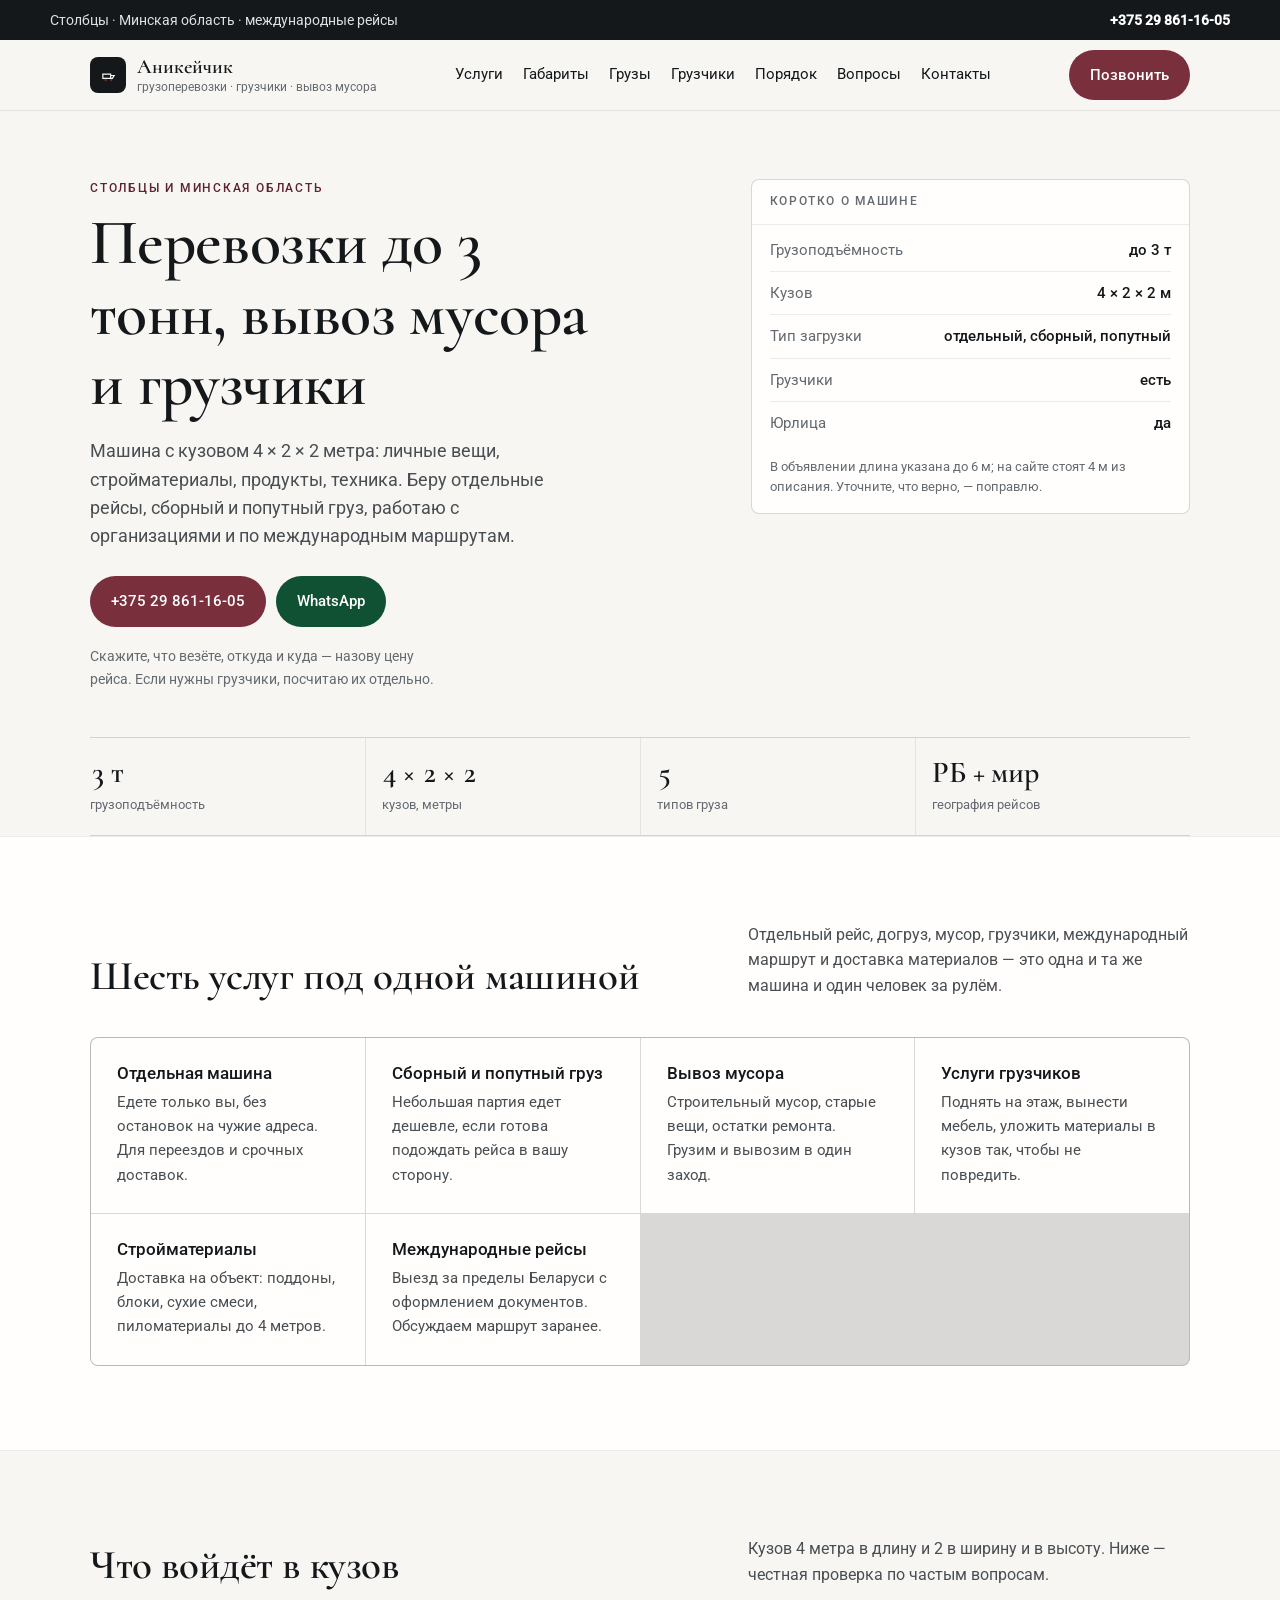
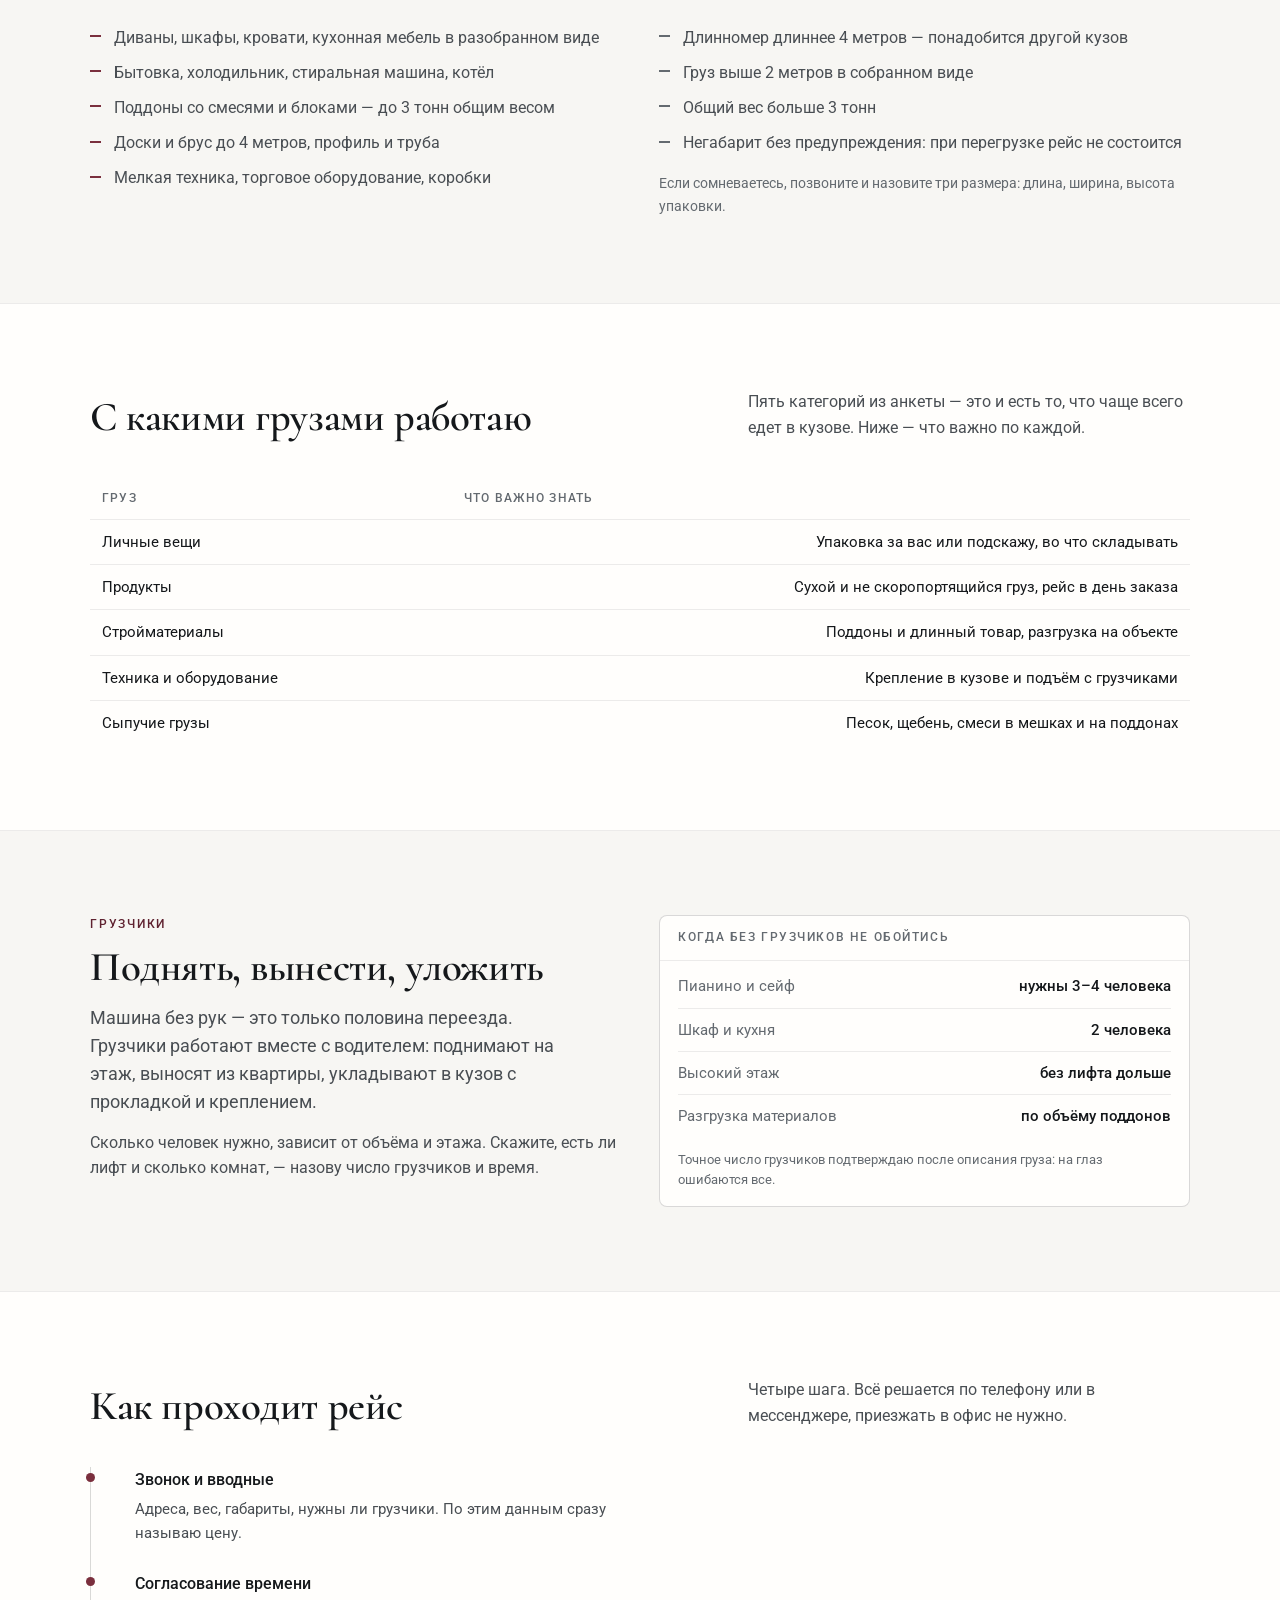
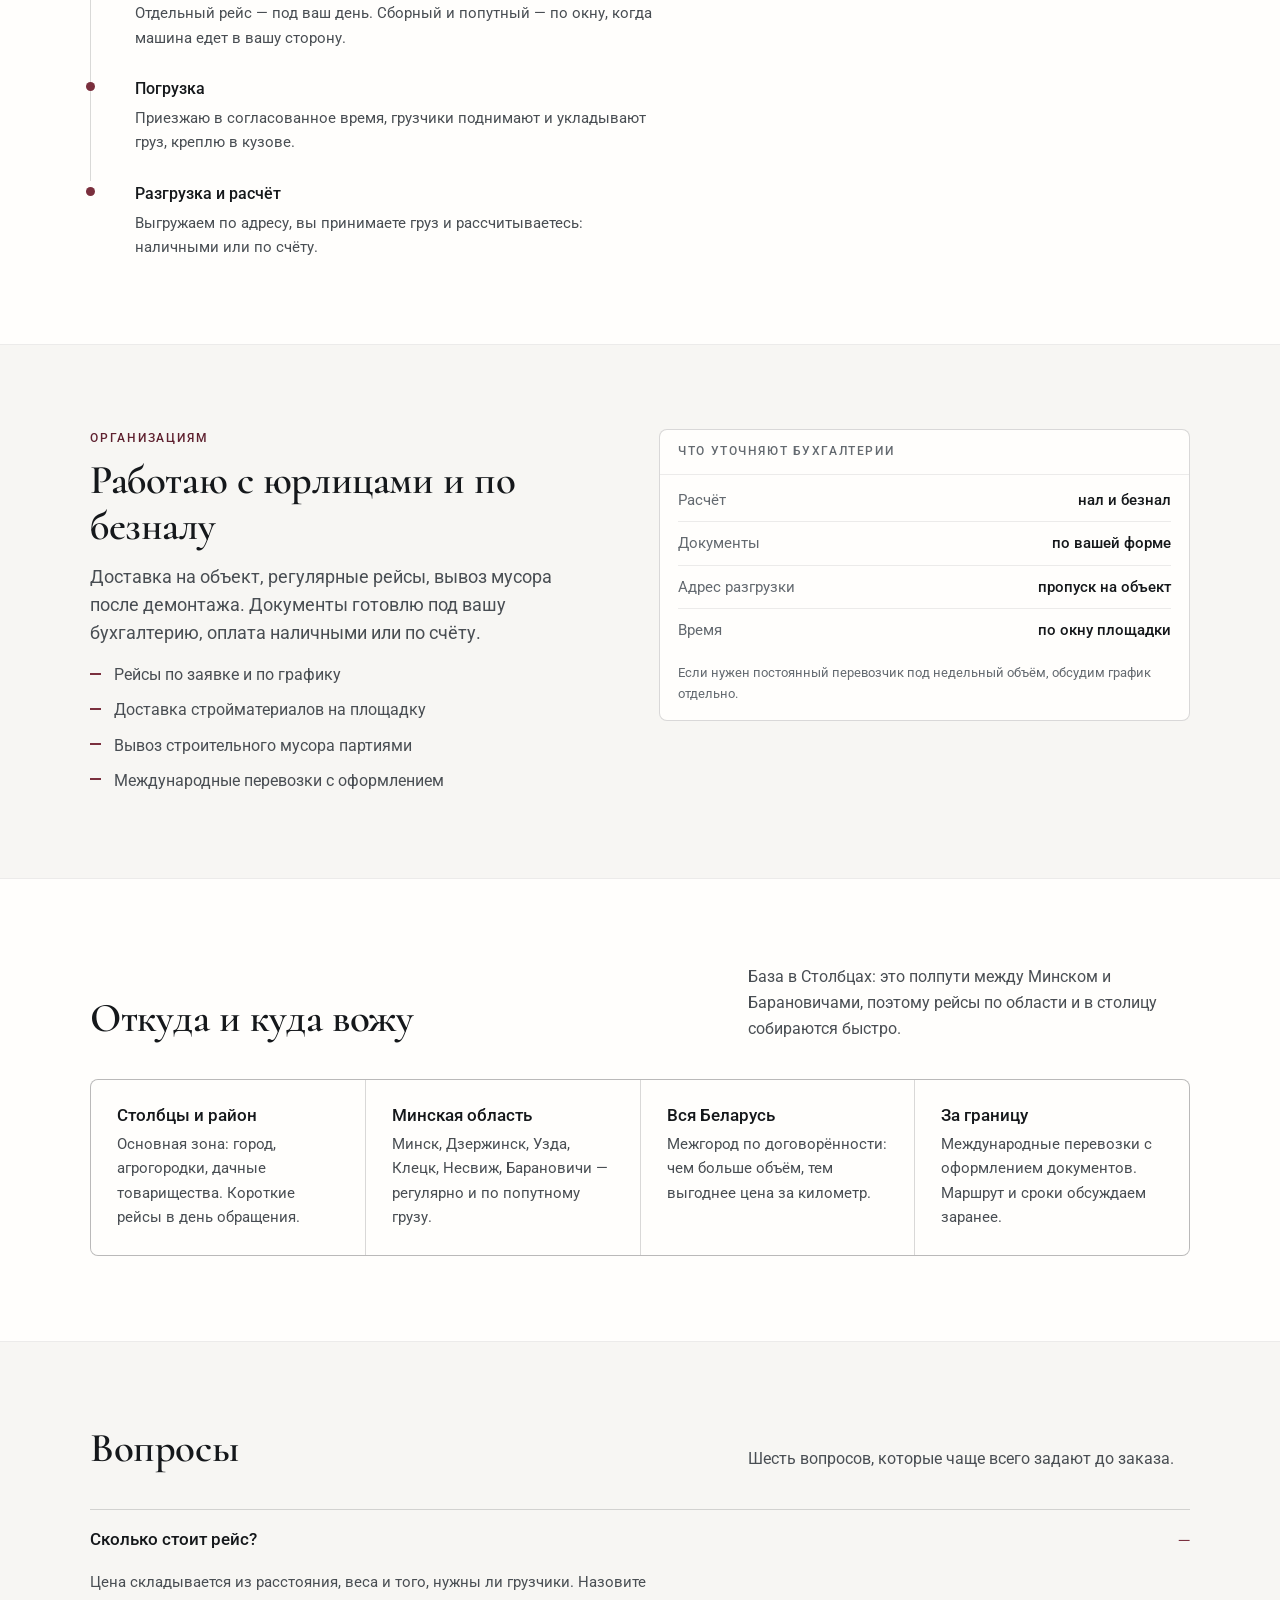
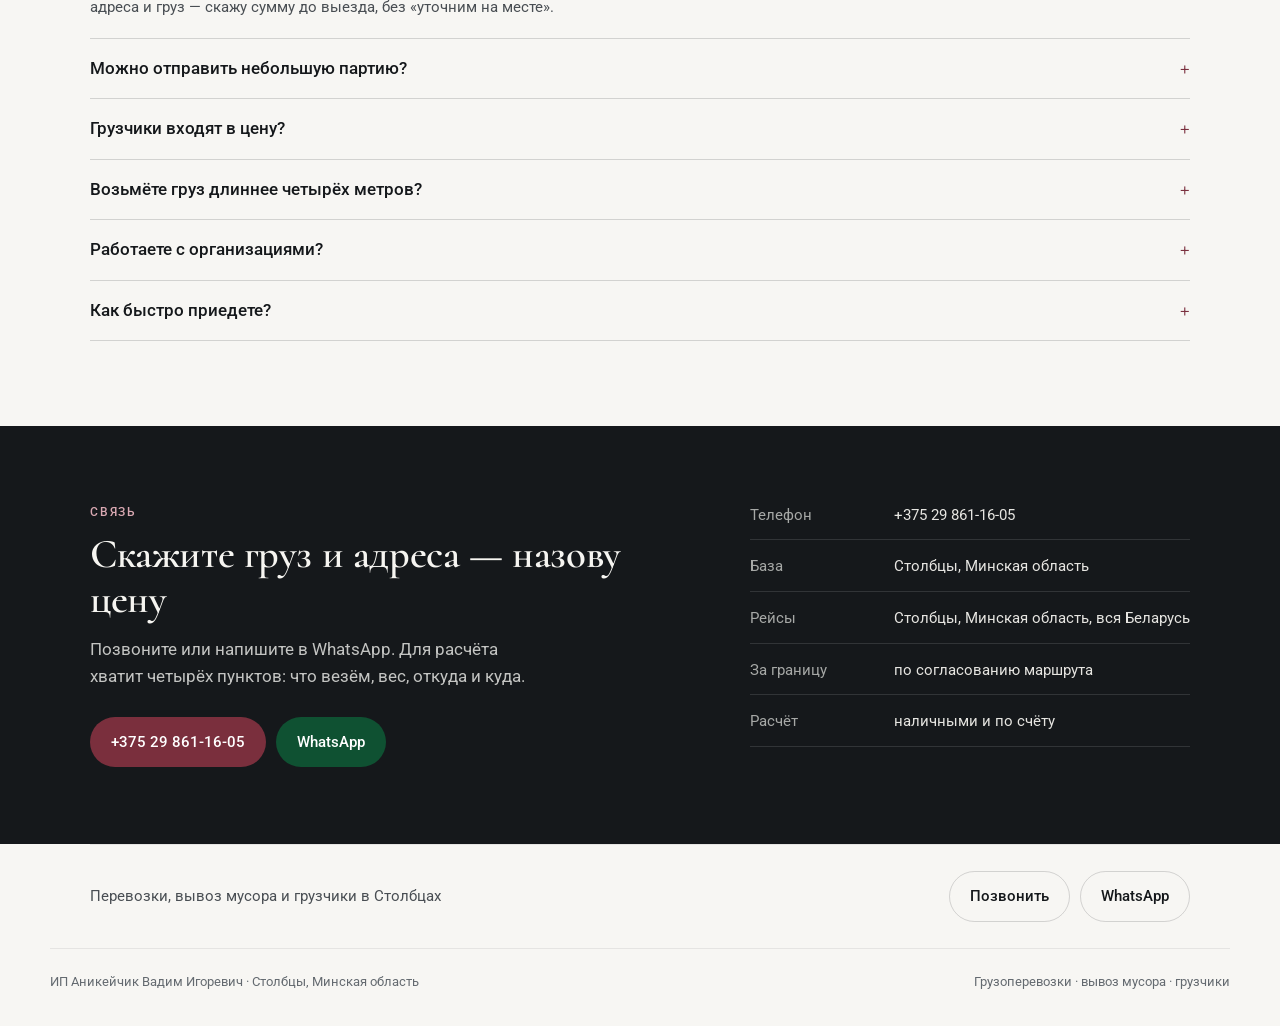
<file: index.html>
<!DOCTYPE html>
<html lang="ru">
<head>
<meta charset="UTF-8">
<meta name="viewport" content="width=device-width, initial-scale=1">
<title>Грузоперевозки, вывоз мусора и грузчики в Столбцах — ИП Аникейчик В. И.</title>
<meta name="description" content="Перевозки до 3 тонн, кузов 4×2×2, сборный и попутный груз, вывоз мусора, услуги грузчиков. Столбцы, Минская область, международные рейсы. +375 29 861-16-05.">
<link rel="icon" href="favicon.svg" type="image/svg+xml">
<meta property="og:type" content="website">
<meta property="og:title" content="Грузоперевозки и вывоз мусора — Столбцы">
<meta property="og:locale" content="ru_RU">
<link rel="stylesheet" href="style.css">
</head>
<body id="top">
<div class="top"><div class="wrap">
  <span>Столбцы · Минская область · международные рейсы</span>
  <span><b>+375 29 861-16-05</b></span>
</div></div>
<header class="hdr"><div class="wrap hrow">
  <a class="logo" href="#top"><i><svg viewBox="0 0 24 24" width="17" height="17" aria-hidden="true"><path d="M4 16h11v-6H4zM15 16h2.5l2.5-4h-5z" fill="none" stroke="#f7f6f3" stroke-width="1.7"/><circle cx="8" cy="18.4" r="1.6" fill="#7a2f3d"/><circle cx="16" cy="18.4" r="1.6" fill="#7a2f3d"/></svg></i>
    <span><span class="lg-t">Аникейчик</span><span class="lg-s">грузоперевозки · грузчики · вывоз мусора</span></span></a>
  <nav class="nav" aria-label="Разделы">
    <a href="#services">Услуги</a>
    <a href="#sizes">Габариты</a>
    <a href="#gruz">Грузы</a>
    <a href="#gruzchiki">Грузчики</a>
    <a href="#how">Порядок</a>
    <a href="#faq">Вопросы</a>
    <a href="#contacts">Контакты</a>
  </nav>
  <a class="btn btn-acc" href="tel:+375298611605">Позвонить</a>
</div></header>
<main>
<section class="hero"><div class="wrap">
  <div class="hg">
    <div>
      <span class="lbl">Столбцы и Минская область</span>
      <h1>Перевозки до 3 тонн, вывоз мусора и грузчики</h1>
      <p class="lead">Машина с кузовом 4 × 2 × 2 метра: личные вещи, стройматериалы, продукты, техника. Беру отдельные рейсы, сборный и попутный груз, работаю с организациями и по международным маршрутам.</p>
      <div class="cta">
        <a class="btn btn-acc" href="tel:+375298611605">+375 29 861-16-05</a>
        <a class="btn btn-wa" href="https://wa.me/375298611605" target="_blank" rel="noopener">WhatsApp</a>
      </div>
      <p class="hnote">Скажите, что везёте, откуда и куда — назову цену рейса. Если нужны грузчики, посчитаю их отдельно.</p>
    </div>
    <div class="spec">
      <div class="t">Коротко о машине</div>
      <dl>
        <div class="row"><dt>Грузоподъёмность</dt><dd>до 3 т</dd></div>
        <div class="row"><dt>Кузов</dt><dd>4 × 2 × 2 м</dd></div>
        <div class="row"><dt>Тип загрузки</dt><dd>отдельный, сборный, попутный</dd></div>
        <div class="row"><dt>Грузчики</dt><dd>есть</dd></div>
        <div class="row"><dt>Юрлица</dt><dd>да</dd></div>
      </dl>
      <div class="note">В объявлении длина указана до 6 м; на сайте стоят 4 м из описания. Уточните, что верно, — поправлю.</div>
    </div>
  </div>
</div></section>
<section aria-label="Ключевые параметры"><div class="wrap">
  <div class="band">
    <div><b>3 т</b><span>грузоподъёмность</span></div>
    <div><b>4 × 2 × 2</b><span>кузов, метры</span></div>
    <div><b>5</b><span>типов груза</span></div>
    <div><b>РБ + мир</b><span>география рейсов</span></div>
  </div>
</div></section>
<section class="blk alt" id="services"><div class="wrap">
  <div class="sec">
    <h2>Шесть услуг под одной машиной</h2>
    <p>Отдельный рейс, догруз, мусор, грузчики, международный маршрут и доставка материалов — это одна и та же машина и один человек за рулём.</p>
  </div>
  <div class="cards">
    <article><h3>Отдельная машина</h3><p>Едете только вы, без остановок на чужие адреса. Для переездов и срочных доставок.</p></article>
    <article><h3>Сборный и попутный груз</h3><p>Небольшая партия едет дешевле, если готова подождать рейса в вашу сторону.</p></article>
    <article><h3>Вывоз мусора</h3><p>Строительный мусор, старые вещи, остатки ремонта. Грузим и вывозим в один заход.</p></article>
    <article><h3>Услуги грузчиков</h3><p>Поднять на этаж, вынести мебель, уложить материалы в кузов так, чтобы не повредить.</p></article>
    <article><h3>Стройматериалы</h3><p>Доставка на объект: поддоны, блоки, сухие смеси, пиломатериалы до 4 метров.</p></article>
    <article><h3>Международные рейсы</h3><p>Выезд за пределы Беларуси с оформлением документов. Обсуждаем маршрут заранее.</p></article>
  </div>
</div></section>
<section class="blk" id="sizes"><div class="wrap">
  <div class="sec">
    <h2>Что войдёт в кузов</h2>
    <p>Кузов 4 метра в длину и 2 в ширину и в высоту. Ниже — честная проверка по частым вопросам.</p>
  </div>
  <div class="two">
    <div>
      <ul class="list">
        <li>Диваны, шкафы, кровати, кухонная мебель в разобранном виде</li>
        <li>Бытовка, холодильник, стиральная машина, котёл</li>
        <li>Поддоны со смесями и блоками — до 3 тонн общим весом</li>
        <li>Доски и брус до 4 метров, профиль и труба</li>
        <li>Мелкая техника, торговое оборудование, коробки</li>
      </ul>
    </div>
    <div>
      <ul class="list no">
        <li>Длинномер длиннее 4 метров — понадобится другой кузов</li>
        <li>Груз выше 2 метров в собранном виде</li>
        <li>Общий вес больше 3 тонн</li>
        <li>Негабарит без предупреждения: при перегрузке рейс не состоится</li>
      </ul>
      <p style="margin-top:16px;font-size:.9rem;color:var(--ink3)">Если сомневаетесь, позвоните и назовите три размера: длина, ширина, высота упаковки.</p>
    </div>
  </div>
</div></section>
<section class="blk alt" id="gruz"><div class="wrap">
  <div class="sec">
    <h2>С какими грузами работаю</h2>
    <p>Пять категорий из анкеты — это и есть то, что чаще всего едет в кузове. Ниже — что важно по каждой.</p>
  </div>
  <table class="tbl">
    <thead><tr><th>Груз</th><th>Что важно знать</th></tr></thead>
    <tbody>
      <tr><td>Личные вещи</td><td>Упаковка за вас или подскажу, во что складывать</td></tr>
      <tr><td>Продукты</td><td>Сухой и не скоропортящийся груз, рейс в день заказа</td></tr>
      <tr><td>Стройматериалы</td><td>Поддоны и длинный товар, разгрузка на объекте</td></tr>
      <tr><td>Техника и оборудование</td><td>Крепление в кузове и подъём с грузчиками</td></tr>
      <tr><td>Сыпучие грузы</td><td>Песок, щебень, смеси в мешках и на поддонах</td></tr>
    </tbody>
  </table>
</div></section>
<section class="blk" id="gruzchiki"><div class="wrap">
  <div class="two">
    <div>
      <span class="lbl">Грузчики</span>
      <h2>Поднять, вынести, уложить</h2>
      <p class="lead" style="margin-top:14px">Машина без рук — это только половина переезда. Грузчики работают вместе с водителем: поднимают на этаж, выносят из квартиры, укладывают в кузов с прокладкой и креплением.</p>
      <p style="margin-top:14px;color:var(--ink2);font-size:.97rem">Сколько человек нужно, зависит от объёма и этажа. Скажите, есть ли лифт и сколько комнат, — назову число грузчиков и время.</p>
    </div>
    <div class="spec">
      <div class="t">Когда без грузчиков не обойтись</div>
      <dl>
        <div class="row"><dt>Пианино и сейф</dt><dd>нужны 3–4 человека</dd></div>
        <div class="row"><dt>Шкаф и кухня</dt><dd>2 человека</dd></div>
        <div class="row"><dt>Высокий этаж</dt><dd>без лифта дольше</dd></div>
        <div class="row"><dt>Разгрузка материалов</dt><dd>по объёму поддонов</dd></div>
      </dl>
      <div class="note">Точное число грузчиков подтверждаю после описания груза: на глаз ошибаются все.</div>
    </div>
  </div>
</div></section>
<section class="blk alt" id="how"><div class="wrap">
  <div class="sec">
    <h2>Как проходит рейс</h2>
    <p>Четыре шага. Всё решается по телефону или в мессенджере, приезжать в офис не нужно.</p>
  </div>
  <ol class="tl">
    <li><b>Звонок и вводные</b><p>Адреса, вес, габариты, нужны ли грузчики. По этим данным сразу называю цену.</p></li>
    <li><b>Согласование времени</b><p>Отдельный рейс — под ваш день. Сборный и попутный — по окну, когда машина едет в вашу сторону.</p></li>
    <li><b>Погрузка</b><p>Приезжаю в согласованное время, грузчики поднимают и укладывают груз, креплю в кузове.</p></li>
    <li><b>Разгрузка и расчёт</b><p>Выгружаем по адресу, вы принимаете груз и рассчитываетесь: наличными или по счёту.</p></li>
  </ol>
</div></section>
<section class="blk" id="org"><div class="wrap">
  <div class="two">
    <div>
      <span class="lbl">Организациям</span>
      <h2>Работаю с юрлицами и по безналу</h2>
      <p class="lead" style="margin-top:14px">Доставка на объект, регулярные рейсы, вывоз мусора после демонтажа. Документы готовлю под вашу бухгалтерию, оплата наличными или по счёту.</p>
      <ul class="list" style="margin-top:16px">
        <li>Рейсы по заявке и по графику</li>
        <li>Доставка стройматериалов на площадку</li>
        <li>Вывоз строительного мусора партиями</li>
        <li>Международные перевозки с оформлением</li>
      </ul>
    </div>
    <div class="spec">
      <div class="t">Что уточняют бухгалтерии</div>
      <dl>
        <div class="row"><dt>Расчёт</dt><dd>нал и безнал</dd></div>
        <div class="row"><dt>Документы</dt><dd>по вашей форме</dd></div>
        <div class="row"><dt>Адрес разгрузки</dt><dd>пропуск на объект</dd></div>
        <div class="row"><dt>Время</dt><dd>по окну площадки</dd></div>
      </dl>
      <div class="note">Если нужен постоянный перевозчик под недельный объём, обсудим график отдельно.</div>
    </div>
  </div>
</div></section>
<section class="blk alt" id="geo"><div class="wrap">
  <div class="sec">
    <h2>Откуда и куда вожу</h2>
    <p>База в Столбцах: это полпути между Минском и Барановичами, поэтому рейсы по области и в столицу собираются быстро.</p>
  </div>
  <div class="cards">
    <article><h3>Столбцы и район</h3><p>Основная зона: город, агрогородки, дачные товарищества. Короткие рейсы в день обращения.</p></article>
    <article><h3>Минская область</h3><p>Минск, Дзержинск, Узда, Клецк, Несвиж, Барановичи — регулярно и по попутному грузу.</p></article>
    <article><h3>Вся Беларусь</h3><p>Межгород по договорённости: чем больше объём, тем выгоднее цена за километр.</p></article>
    <article><h3>За границу</h3><p>Международные перевозки с оформлением документов. Маршрут и сроки обсуждаем заранее.</p></article>
  </div>
</div></section>
<section class="blk" id="faq"><div class="wrap">
  <div class="sec"><h2>Вопросы</h2><p>Шесть вопросов, которые чаще всего задают до заказа.</p></div>
  <div class="faq">
    <details open><summary>Сколько стоит рейс?</summary><p>Цена складывается из расстояния, веса и того, нужны ли грузчики. Назовите адреса и груз — скажу сумму до выезда, без «уточним на месте».</p></details>
    <details><summary>Можно отправить небольшую партию?</summary><p>Да. Сборный и попутный груз едет дешевле, но нужно подождать окна, когда машина идёт в вашу сторону.</p></details>
    <details><summary>Грузчики входят в цену?</summary><p>Нет, это отдельная услуга. Скажите заранее, сколько этажей и есть ли лифт, — посчитаю людей и время.</p></details>
    <details><summary>Возьмёте груз длиннее четырёх метров?</summary><p>Нет, кузов четыре метра. Длинномер нужен на другой машине, честно скажу об этом сразу.</p></details>
    <details><summary>Работаете с организациями?</summary><p>Да, наличный и безналичный расчёт, документы под вашу бухгалтерию.</p></details>
    <details><summary>Как быстро приедете?</summary><p>Зависит от загрузки и расстояния. Свободное окно подтверждаю по телефону, а не обещаю «через час» на сайте.</p></details>
  </div>
</div></section>
<section class="cont" id="contacts"><div class="wrap cg">
  <div>
    <span class="lbl" style="color:#d9a8b2">Связь</span>
    <h2>Скажите груз и адреса — назову цену</h2>
    <p style="margin-top:14px;max-width:46ch">Позвоните или напишите в WhatsApp. Для расчёта хватит четырёх пунктов: что везём, вес, откуда и куда.</p>
    <div class="cta">
      <a class="btn btn-acc" href="tel:+375298611605">+375 29 861-16-05</a>
      <a class="btn btn-wa" href="https://wa.me/375298611605" target="_blank" rel="noopener">WhatsApp</a>
    </div>
  </div>
  <div>
    <dl class="cbox">
      <div class="row"><dt>Телефон</dt><dd><a href="tel:+375298611605">+375 29 861-16-05</a></dd></div>
      <div class="row"><dt>База</dt><dd>Столбцы, Минская область</dd></div>
      <div class="row"><dt>Рейсы</dt><dd>Столбцы, Минская область, вся Беларусь</dd></div>
      <div class="row"><dt>За границу</dt><dd>по согласованию маршрута</dd></div>
      <div class="row"><dt>Расчёт</dt><dd>наличными и по счёту</dd></div>
    </dl>
  </div>
</div></section>
</main>
<div class="wrap"><div class="prefooter" style="display:flex;flex-wrap:wrap;gap:12px 18px;justify-content:space-between;align-items:center">
  <p style="font-size:.94rem;color:var(--ink2);margin:0">Перевозки, вывоз мусора и грузчики в Столбцах</p>
  <div style="display:flex;gap:10px;flex-wrap:wrap">
    <a class="btn btn-ghost" href="tel:+375298611605">Позвонить</a>
    <a class="btn btn-ghost" href="https://wa.me/375298611605" target="_blank" rel="noopener">WhatsApp</a>
  </div>
</div></div>
<footer class="ftr wrap">
  <span>ИП Аникейчик Вадим Игоревич · Столбцы, Минская область</span>
  <span>Грузоперевозки · вывоз мусора · грузчики</span>
</footer>
</body>
</html>
</file>
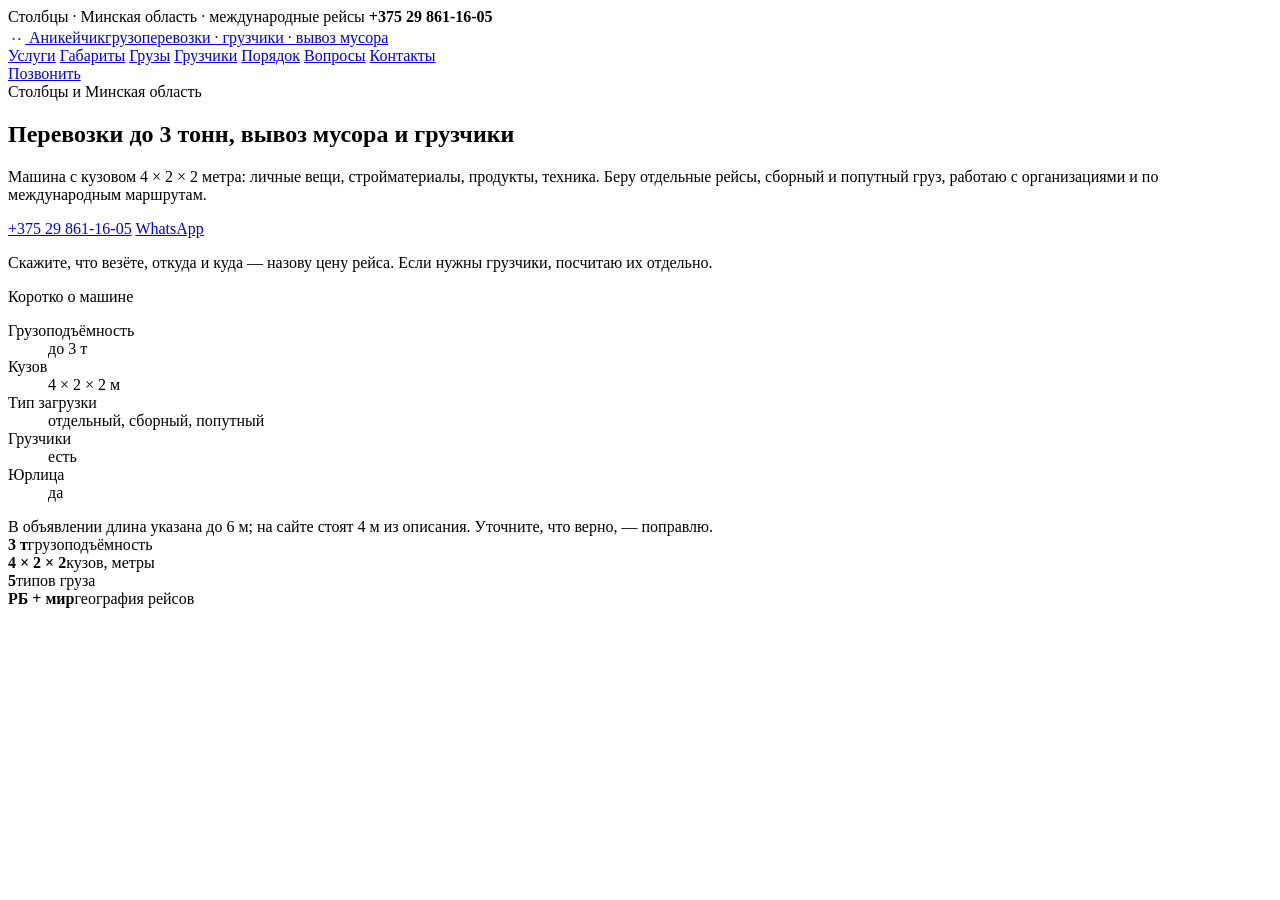
<file: b1.html>
<body id="top">
<div class="top"><div class="wrap">
  <span>Столбцы · Минская область · международные рейсы</span>
  <span><b>+375 29 861-16-05</b></span>
</div></div>
<header class="hdr"><div class="wrap hrow">
  <a class="logo" href="#top"><i><svg viewBox="0 0 24 24" width="17" height="17" aria-hidden="true"><path d="M4 16h11v-6H4zM15 16h2.5l2.5-4h-5z" fill="none" stroke="#f7f6f3" stroke-width="1.7"/><circle cx="8" cy="18.4" r="1.6" fill="#7a2f3d"/><circle cx="16" cy="18.4" r="1.6" fill="#7a2f3d"/></svg></i>
    <span><span class="lg-t">Аникейчик</span><span class="lg-s">грузоперевозки · грузчики · вывоз мусора</span></span></a>
  <nav class="nav" aria-label="Разделы">
    <a href="#services">Услуги</a>
    <a href="#sizes">Габариты</a>
    <a href="#gruz">Грузы</a>
    <a href="#gruzchiki">Грузчики</a>
    <a href="#how">Порядок</a>
    <a href="#faq">Вопросы</a>
    <a href="#contacts">Контакты</a>
  </nav>
  <a class="btn btn-acc" href="tel:+375298611605">Позвонить</a>
</div></header>
<main>
<section class="hero"><div class="wrap">
  <div class="hg">
    <div>
      <span class="lbl">Столбцы и Минская область</span>
      <h1>Перевозки до 3 тонн, вывоз мусора и грузчики</h1>
      <p class="lead">Машина с кузовом 4 × 2 × 2 метра: личные вещи, стройматериалы, продукты, техника. Беру отдельные рейсы, сборный и попутный груз, работаю с организациями и по международным маршрутам.</p>
      <div class="cta">
        <a class="btn btn-acc" href="tel:+375298611605">+375 29 861-16-05</a>
        <a class="btn btn-wa" href="https://wa.me/375298611605" target="_blank" rel="noopener">WhatsApp</a>
      </div>
      <p class="hnote">Скажите, что везёте, откуда и куда — назову цену рейса. Если нужны грузчики, посчитаю их отдельно.</p>
    </div>
    <div class="spec">
      <div class="t">Коротко о машине</div>
      <dl>
        <div class="row"><dt>Грузоподъёмность</dt><dd>до 3 т</dd></div>
        <div class="row"><dt>Кузов</dt><dd>4 × 2 × 2 м</dd></div>
        <div class="row"><dt>Тип загрузки</dt><dd>отдельный, сборный, попутный</dd></div>
        <div class="row"><dt>Грузчики</dt><dd>есть</dd></div>
        <div class="row"><dt>Юрлица</dt><dd>да</dd></div>
      </dl>
      <div class="note">В объявлении длина указана до 6 м; на сайте стоят 4 м из описания. Уточните, что верно, — поправлю.</div>
    </div>
  </div>
</div></section>
<section aria-label="Ключевые параметры"><div class="wrap">
  <div class="band">
    <div><b>3 т</b><span>грузоподъёмность</span></div>
    <div><b>4 × 2 × 2</b><span>кузов, метры</span></div>
    <div><b>5</b><span>типов груза</span></div>
    <div><b>РБ + мир</b><span>география рейсов</span></div>
  </div>
</div></section>
</file>
<file: style.css>
@font-face{font-family:'Cormorant';font-style:normal;font-weight:600;font-display:block;src:url('fonts/cormorant-cyrillic-600.woff2') format('woff2');unicode-range:U+0301, U+0400-045F, U+0490-0491, U+04B0-04B1, U+2116}
@font-face{font-family:'Cormorant';font-style:normal;font-weight:600;font-display:block;src:url('fonts/cormorant-latin-600.woff2') format('woff2');unicode-range:U+0000-00FF, U+0131, U+0152-0153, U+2000-206F, U+20AC, U+2122}
@font-face{font-family:'Roboto';font-style:normal;font-weight:400;font-display:block;src:url('fonts/roboto-cyrillic-400.woff2') format('woff2');unicode-range:U+0301, U+0400-045F, U+0490-0491, U+04B0-04B1, U+2116}
@font-face{font-family:'Roboto';font-style:normal;font-weight:400;font-display:block;src:url('fonts/roboto-latin-400.woff2') format('woff2');unicode-range:U+0000-00FF, U+0131, U+0152-0153, U+2000-206F, U+20AC, U+2122}
@font-face{font-family:'Roboto';font-style:normal;font-weight:500;font-display:block;src:url('fonts/roboto-cyrillic-500.woff2') format('woff2');unicode-range:U+0301, U+0400-045F, U+0490-0491, U+04B0-04B1, U+2116}
@font-face{font-family:'Roboto';font-style:normal;font-weight:500;font-display:block;src:url('fonts/roboto-latin-500.woff2') format('woff2');unicode-range:U+0000-00FF, U+0131, U+0152-0153, U+2000-206F, U+20AC, U+2122}
:root{
 --bg:#f7f6f3; --bg2:#fffefc; --ink:#15181b; --ink2:#494e53; --ink3:#646a70;
 --line:rgba(21,24,27,.16); --line2:rgba(21,24,27,.08);
 --cher:#7a2f3d; --cher-d:#5f2230; --cher-l:#f4eaec;
 --r:8px;
 --f:"Cormorant",Georgia,serif; --fb:"Roboto",system-ui,sans-serif;
}
*{margin:0;padding:0;box-sizing:border-box}
html{-webkit-text-size-adjust:100%;scroll-behavior:smooth}
body{font-family:var(--fb);background:var(--bg);color:var(--ink);font-size:1.0625rem;line-height:1.62;-webkit-font-smoothing:antialiased;overflow-x:hidden}
img,svg{max-width:100%;display:block}
a{color:inherit;text-decoration:none}
.wrap{max-width:1180px;margin:0 auto;padding:0 clamp(18px,4vw,40px)}
h1,h2,h3{font-family:var(--f);font-weight:600;line-height:1.1;letter-spacing:-.01em;overflow-wrap:anywhere}
h1{font-size:clamp(2.2rem,5vw,4rem)}
h2{font-size:clamp(1.8rem,3.2vw,2.6rem)}
h3{font-family:var(--fb);font-size:1.05rem;font-weight:500;letter-spacing:0}
p{max-width:66ch}
.lbl{display:block;font-family:var(--fb);font-size:.74rem;letter-spacing:.15em;text-transform:uppercase;color:var(--cher-d);font-weight:500;margin-bottom:10px}
a:focus-visible,button:focus-visible,summary:focus-visible{outline:2px solid var(--cher-d);outline-offset:3px}
.top{background:var(--ink);color:#dfe1e2;font-size:.85rem}
.top .wrap{display:flex;flex-wrap:wrap;gap:8px 24px;justify-content:space-between;padding:9px 0}
.top b{color:#fff}
.hdr{position:sticky;top:0;z-index:60;background:rgba(247,246,243,.95);backdrop-filter:blur(10px);border-bottom:1px solid var(--line2)}
.hrow{display:flex;align-items:center;justify-content:space-between;gap:16px;min-height:70px}
.logo{display:flex;align-items:center;gap:11px;min-width:0}
.logo i{width:36px;height:36px;border-radius:8px;background:var(--ink);display:grid;place-items:center;flex:none}
.lg-t{display:block;font-family:var(--f);font-size:1.28rem;font-weight:600;line-height:1.05;letter-spacing:0}
.lg-s{display:block;font-size:.74rem;color:var(--ink3);line-height:1.2;margin-top:2px}
.nav{display:flex;gap:20px;font-size:.92rem}
.nav a{padding:5px 0;border-bottom:1px solid transparent;transition:border-color .16s}
.nav a:hover{border-color:var(--cher)}
.btn{display:inline-flex;align-items:center;justify-content:center;gap:8px;font-family:var(--fb);font-weight:500;font-size:.94rem;padding:12px 20px;border-radius:999px;border:1px solid transparent;cursor:pointer;transition:background .16s,color .16s,border-color .16s;white-space:nowrap}
.btn-acc{background:var(--cher);color:#fff}
.btn-acc:hover{background:var(--cher-d)}
.btn-ghost{border-color:var(--line);color:var(--ink)}
.btn-ghost:hover{border-color:var(--ink)}
.btn-wa{background:#0f5132;color:#fff}
.btn-wa:hover{background:#0a3a24}
.hero{padding:clamp(34px,5.4vw,68px) 0 clamp(26px,4vw,46px)}
.hg{display:grid;grid-template-columns:minmax(0,7fr) minmax(0,5fr);gap:clamp(24px,3.6vw,52px);align-items:start}
.hero h1{max-width:17ch;margin-bottom:18px}
.lead{color:var(--ink2);font-size:1.14rem;line-height:1.55;max-width:48ch}
.cta{display:flex;flex-wrap:wrap;gap:10px;margin-top:26px}
.hnote{margin-top:18px;font-size:.9rem;color:var(--ink3);max-width:46ch}
.band{display:grid;grid-template-columns:repeat(4,minmax(0,1fr));border-top:1px solid var(--line);border-bottom:1px solid var(--line)}
.band div{padding:20px 0 20px 16px;border-left:1px solid var(--line2)}
.band div:first-child{border-left:0;padding-left:0}
.band b{display:block;font-family:var(--f);font-size:1.9rem;font-weight:600;line-height:1;font-variant-numeric:tabular-nums;letter-spacing:-.01em}
.band span{display:block;font-size:.82rem;color:var(--ink3);margin-top:5px}
.spec{border:1px solid var(--line);border-radius:var(--r);overflow:hidden;background:var(--bg2)}
.spec .t{padding:12px 18px;border-bottom:1px solid var(--line2);font-size:.76rem;letter-spacing:.13em;text-transform:uppercase;color:var(--ink3);font-weight:500}
.spec dl{padding:4px 18px 12px}
.spec .row{display:flex;justify-content:space-between;gap:14px;padding:9px 0;border-bottom:1px solid var(--line2);font-size:.94rem}
.spec .row:last-child{border-bottom:0}
.spec dt{color:var(--ink3)}
.spec dd{font-weight:500;text-align:right;font-variant-numeric:tabular-nums}
.spec .note{padding:0 18px 16px;font-size:.84rem;color:var(--ink3);line-height:1.5}
.blk{padding:clamp(50px,6.6vw,94px) 0}
.alt{background:var(--bg2);border-top:1px solid var(--line2);border-bottom:1px solid var(--line2)}
.sec{display:grid;grid-template-columns:minmax(0,7fr) minmax(0,5fr);gap:clamp(16px,3vw,40px);align-items:end;margin-bottom:clamp(24px,3vw,38px)}
.sec p{color:var(--ink2);font-size:1rem}
.cards{display:grid;grid-template-columns:repeat(auto-fit,minmax(248px,1fr));gap:1px;background:var(--line);border:1px solid var(--line);border-radius:var(--r);overflow:hidden}
.cards article{background:var(--bg2);padding:clamp(18px,2.3vw,26px)}
.cards h3{margin-bottom:7px}
.cards p{color:var(--ink2);font-size:.94rem}
.cards .n{font-family:var(--f);font-size:1.5rem;color:var(--cher);display:block;margin-bottom:8px;line-height:1}
.two{display:grid;grid-template-columns:minmax(0,1fr) minmax(0,1fr);gap:clamp(20px,3vw,42px);align-items:start}
.list{list-style:none;display:grid;gap:10px}
.list li{position:relative;padding-left:24px;color:var(--ink2);font-size:.97rem}
.list li::before{content:"";position:absolute;left:0;top:.62em;width:11px;height:2px;background:var(--cher)}
.list.no li::before{background:var(--ink3)}
.tbl{width:100%;border-collapse:collapse;font-size:.94rem}
.tbl th,.tbl td{text-align:left;padding:10px 12px;border-bottom:1px solid var(--line2)}
.tbl th{font-weight:500;color:var(--ink3);font-size:.78rem;letter-spacing:.1em;text-transform:uppercase}
.tbl td:last-child{text-align:right;font-variant-numeric:tabular-nums}
.tbl tr:last-child td{border-bottom:0}
.tl{list-style:none;display:grid;gap:0;margin-top:26px}
.tl li{position:relative;padding:0 0 26px 44px;border-left:1px solid var(--line)}
.tl li:last-child{border-color:transparent;padding-bottom:0}
.tl li::before{content:"";position:absolute;left:-5px;top:6px;width:9px;height:9px;border-radius:50%;background:var(--cher)}
.tl b{display:block;font-size:1rem;font-weight:500;margin-bottom:4px}
.tl p{color:var(--ink2);font-size:.94rem}
.faq{display:grid;gap:0;margin-top:26px;border-top:1px solid var(--line)}
.faq details{border-bottom:1px solid var(--line)}
.faq summary{display:flex;justify-content:space-between;align-items:baseline;gap:16px;padding:16px 0;cursor:pointer;font-weight:500;list-style:none}
.faq summary::-webkit-details-marker{display:none}
.faq summary::after{content:"+";font-family:var(--f);font-size:1.5rem;color:var(--cher);line-height:1}
.faq details[open] summary::after{content:"–"}
.faq p{padding:0 0 18px;color:var(--ink2);font-size:.96rem;max-width:72ch}
.cont{background:var(--ink);color:#e6e5e1;padding:clamp(46px,6vw,84px) 0}
.cont h2{color:#f6f5f1}
.cont p{color:#c3c4c2}
.cg{display:grid;grid-template-columns:minmax(0,7fr) minmax(0,5fr);gap:clamp(22px,3.4vw,48px);align-items:start}
.cbox{display:grid;gap:14px}
.cbox .row{display:grid;grid-template-columns:130px 1fr;gap:14px;padding-bottom:12px;border-bottom:1px solid rgba(255,255,255,.12);font-size:.95rem}
.cbox dt{color:#a6a8a6}
.prefooter{border-top:1px solid var(--line2);padding:26px 0}
.ftr{border-top:1px solid var(--line2);padding:22px 0 34px;font-size:.84rem;color:var(--ink3);display:flex;flex-wrap:wrap;gap:10px 24px;justify-content:space-between}
@media (max-width:940px){
 .nav{display:none}
 .hg,.cg,.two,.sec{grid-template-columns:1fr}
 .band{grid-template-columns:repeat(2,minmax(0,1fr))}
 .band div:nth-child(3){border-left:0;padding-left:0}
}
@media (max-width:520px){
 .hrow .btn{display:none}
 .lg-s{display:none}
 .band b{font-size:1.55rem}
 .cbox .row{grid-template-columns:1fr;gap:2px}
}
</file>
